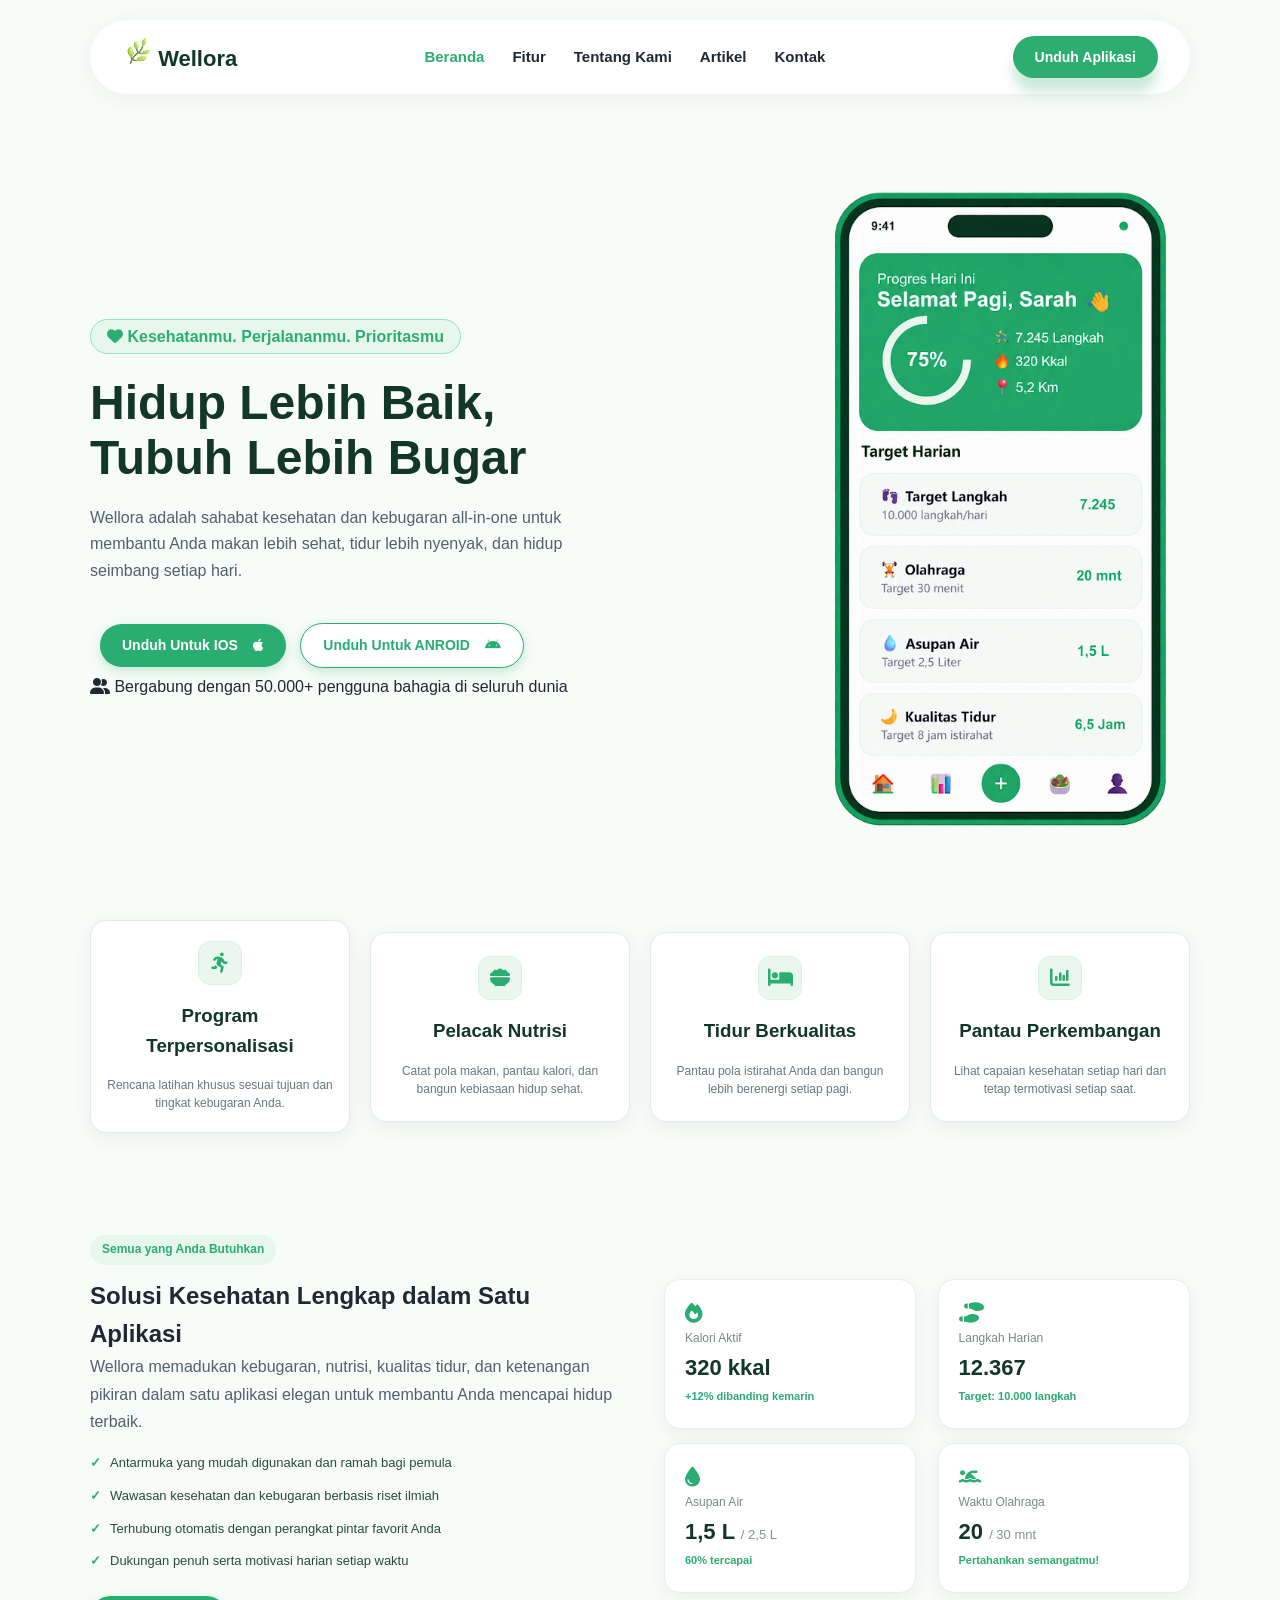
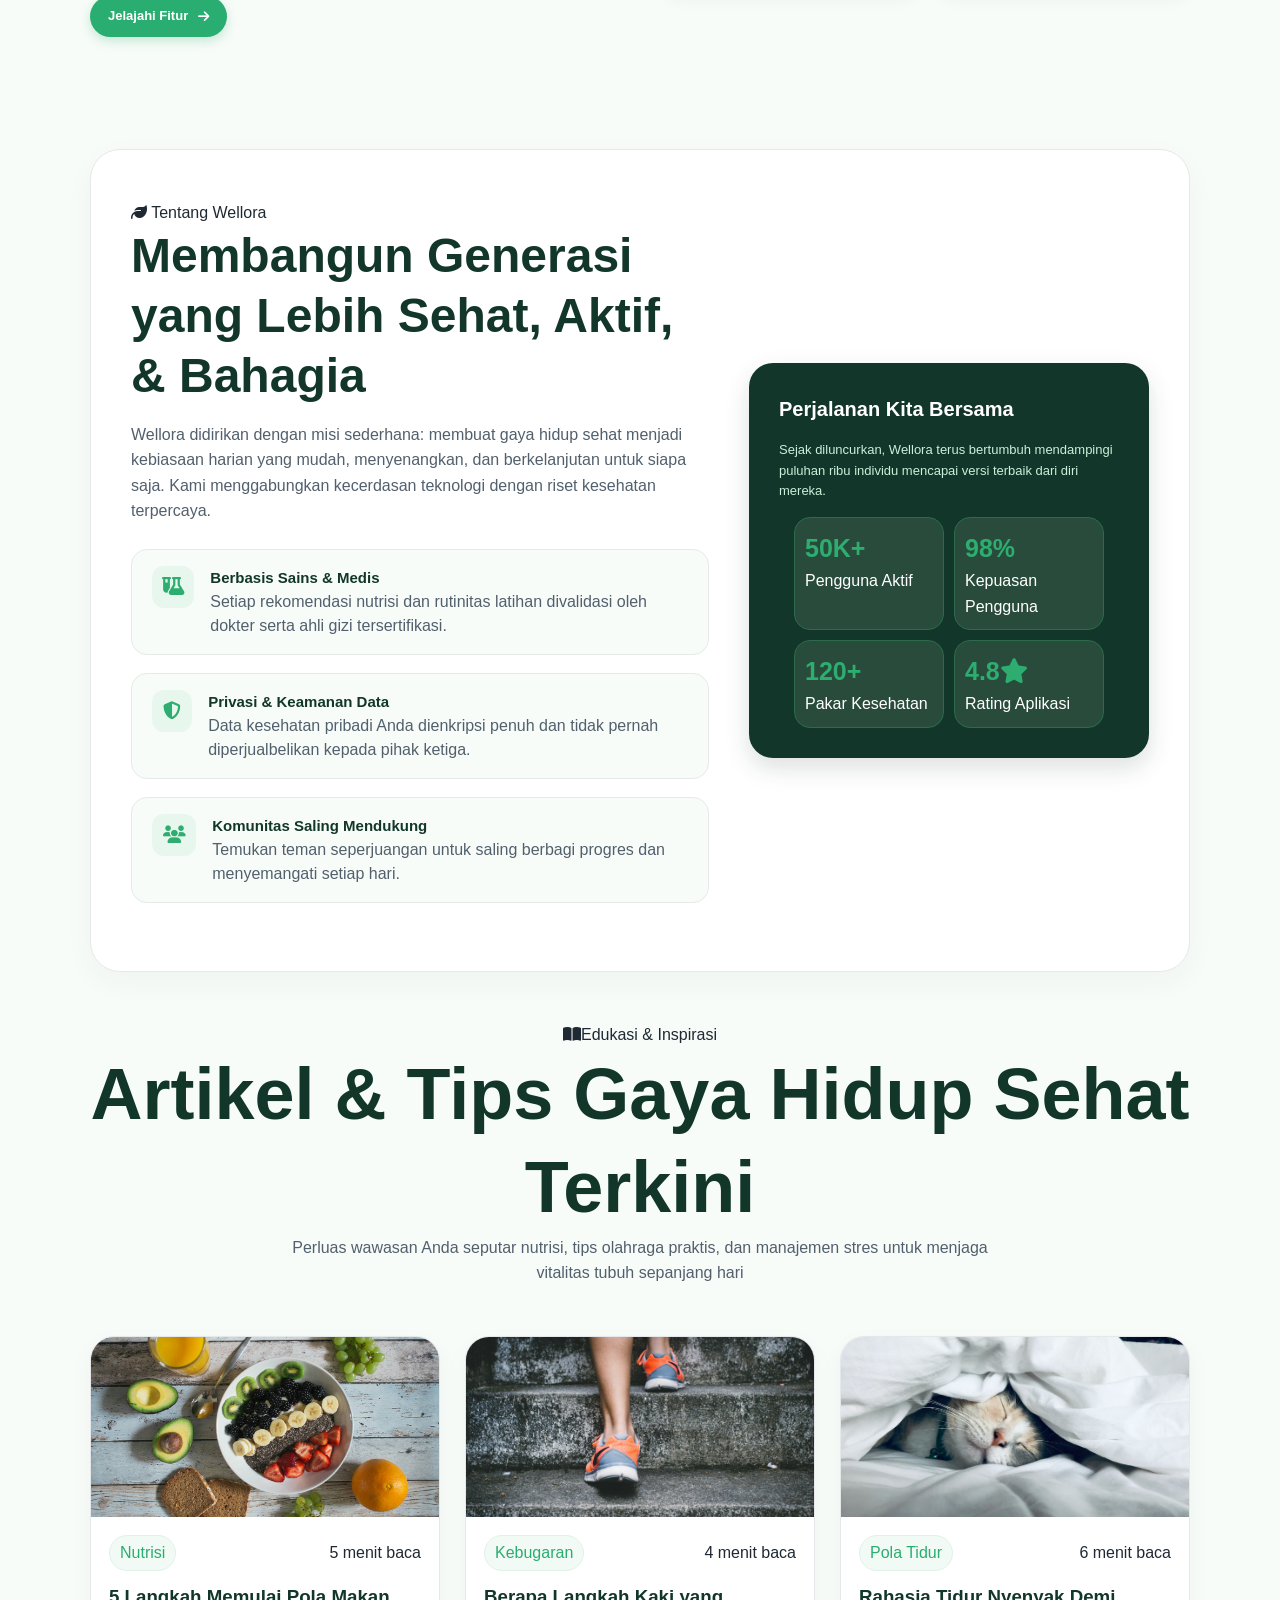
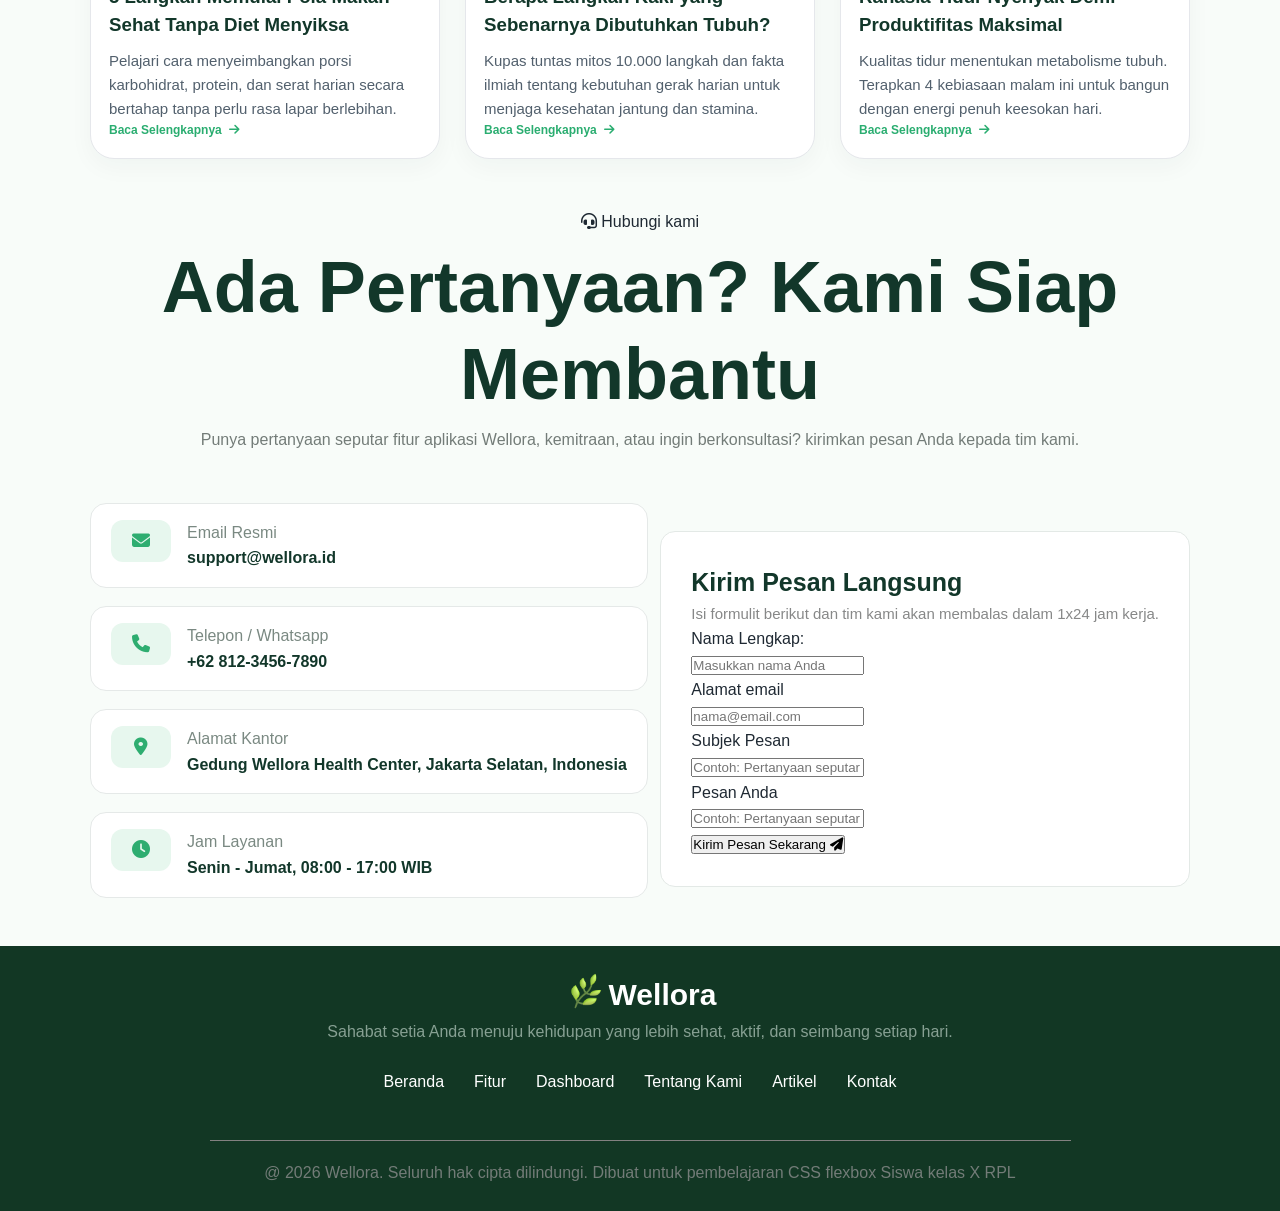
<file: index.html>
<!DOCTYPE html>
<html lang="en">
<head>
    <meta charset="UTF-8">
    <meta name="viewport" content="width=device-width, initial-scale=1.0">
    <title>Wellora</title>
    <link rel="stylesheet" href="style.css">
    <link rel="stylesheet" href="https://cdnjs.cloudflare.com/ajax/libs/font-awesome/6.7.2/css/all.min.css" />
    <link rel="icon" href="asset/logo wellora.png">
</head>
<body>
    <header>
        <!-- logo -->
         <a href="#" class="nav-logo">
            <span class="nav-logo-icon">
            <img src="asset/logo wellora.png" alt="icon wellora" width="30" height="30">
         </span>
         Wellora
         </a>
         

        <!-- menu  -->
         <nav class="nav-menu">
            <a href="#" class="nav-item active"> Beranda </a>
            <a href="#feature" class="nav-item"> Fitur </a>
            <a href="#aboutUs" class="nav-item"> Tentang Kami </a>
            <a href="#blog" class="nav-item"> Artikel </a>
            <a href="#contact" class="nav-item"> Kontak </a>
         </nav>
        <!-- tombol -->
         <div class="nav-button">
            <a href="#" class="btn-unduh"> Unduh Aplikasi </a>
         </div>
    </header>

   <section class="hero">
      <div class="text-hero">
         
         <span class="badge-hero"><i class="fa-solid fa-heart"></i>
             Kesehatanmu. Perjalananmu. Prioritasmu 
         </span>

         <h1 class="judul-hero">
            Hidup Lebih Baik, <br>Tubuh Lebih Bugar
         </h1>

         <p class="deskripsi-hero">Wellora adalah sahabat kesehatan dan kebugaran all-in-one untuk <br>membantu Anda makan lebih sehat, tidur
            lebih nyenyak, dan hidup <br>seimbang setiap hari.</p>

         <div class="button-hero">
            <a href="#" class="btn-hero-ios">Unduh Untuk IOS <i class="fa-brands fa-apple"></i></a>
            <a href="#" class="btn-hero-andro">Unduh Untuk ANROID <i class="fa-brands fa-android"></i></a>
         </div>

         <div class="tagline">
            <i class="fa-solid fa-user-group"></i> Bergabung dengan 50.000+ pengguna bahagia di seluruh dunia
         </div>

      </div>

      <div class="gambar-hero">
         <img src="asset/mobile.png" alt="mobile apps" class="gambar">
      </div>

    </section>

    <section class="second-sec" id="feature">
      <div class="card">
         <span class="card-icon"><i class="fa-solid fa-person-running" aria-hidden="true"></i></span>
         <h3>Program Terpersonalisasi</h3>
         <p>Rencana latihan khusus sesuai tujuan dan tingkat kebugaran Anda.</p>
      </div>

      <div class="card">
         <span class="card-icon"><i class="fa-solid fa-bowl-food" aria-hidden="true"></i></span>
         <h3>Pelacak Nutrisi</h3>
         <p>Catat pola makan, pantau kalori, dan bangun kebiasaan hidup sehat.</p>
      </div>

      <div class="card">
         <span class="card-icon"><i class="fa-solid fa-bed" aria-hidden="true"></i></span>
         <h3>Tidur Berkualitas</h3>
         <p>Pantau pola istirahat Anda dan bangun lebih berenergi setiap pagi.</p>
      </div>

      <div class="card">
          <span class="card-icon"><i class="fa-solid fa-chart-column" aria-hidden="true"></i></span>
         <h3>Pantau Perkembangan</h3>
         <p>Lihat capaian kesehatan setiap hari dan tetap termotivasi setiap saat.</p>
      </div>
    </section>

    <section class="solusi">
        <div class="solusi-box">
            <span class="solusi-badge">Semua yang Anda Butuhkan</span>
            <h2>Solusi Kesehatan Lengkap dalam Satu Aplikasi</h2>
            <p class="solusi-deskripsi">Wellora memadukan kebugaran, nutrisi, kualitas tidur, dan ketenangan pikiran dalam satu aplikasi elegan untuk membantu Anda mencapai hidup terbaik.</p>
            <ul class="solusi-list">
                <li>Antarmuka yang mudah digunakan dan ramah bagi pemula</li>
                <li>Wawasan kesehatan dan kebugaran berbasis riset ilmiah</li>
                <li>Terhubung otomatis dengan perangkat pintar favorit Anda</li>
                <li>Dukungan penuh serta motivasi harian setiap waktu</li>
            </ul>
            <a href="#" class="solusi-button">Jelajahi Fitur <i class="fa-solid fa-arrow-right" aria-hidden="true"></i></a>
        </div>
        <div class="card-grid">
            <article class="sec-card">
                <i class="fa-solid fa-fire"></i>
                <span class="stat-label">Kalori Aktif</span>
                <strong>320 kkal</strong>
                <span class="stat-note">+12% dibanding kemarin</span>
            </article>
            <article class="sec-card">
                <i class="fa-solid fa-shoe-prints stat-icon" aria-hidden="true"></i>
                <span class="stat-label">Langkah Harian</span>
                <strong>12.367</strong>
                <span class="stat-note">Target: 10.000 langkah</span>
            </article>
            <article class="sec-card">
                <i class="fa-solid fa-droplet stat-icon" aria-hidden="true"></i>
                <span class="stat-label">Asupan Air</span>
                <strong>1,5 L <small>/ 2,5 L</small></strong>
                <span class="stat-note">60% tercapai</span>
            </article>
            <article class="sec-card">
                <i class="fa-solid fa-person-swimming stat-icon" aria-hidden="true"></i>
                <span class="stat-label">Waktu Olahraga</span>
                <strong>20 <small>/ 30 mnt</small></strong>
                <span class="stat-note">Pertahankan semangatmu!</span>
            </article>
        </div>
    </section>

    <!-- About Us -->
    <section class="about" id="aboutUs">
      <div class="about-kiri">
         <span class="about-badge">
            <i class="fa-solid fa-leaf"></i> Tentang Wellora
         </span>
         <h2 class="about-title">
            Membangun Generasi yang Lebih Sehat, Aktif, & Bahagia
         </h2>
         <p class="about-desc">
            Wellora didirikan dengan misi sederhana: membuat gaya hidup sehat menjadi kebiasaan harian yang mudah, menyenangkan, dan berkelanjutan untuk siapa saja. Kami menggabungkan kecerdasan teknologi dengan riset kesehatan terpercaya. 
         </p>
         <div class="about-values">
            <!-- value 1 -->
             <div class="value-item">
               <div class="value-icon">
                  <i class="fa-solid fa-flask-vial"></i>
               </div>
               <div class="value-text">
                     <div class="value-title">Berbasis Sains & Medis</div>
                     <div class="value-desc">Setiap rekomendasi nutrisi dan rutinitas latihan divalidasi oleh dokter serta ahli gizi tersertifikasi.</div>
               </div>
             </div>
             <!-- value 2 -->
             <div class="value-item">
               <div class="value-icon">
                  <i class="fa-solid fa-shield-halved"></i>
               </div>
               <div class="value-text">
                     <div class="value-title">Privasi & Keamanan Data</div>
                     <div class="value-desc">Data kesehatan pribadi Anda dienkripsi penuh dan tidak pernah diperjualbelikan kepada pihak ketiga.</div>
               </div>
             </div>
             <!-- value 3 -->
             <div class="value-item">
               <div class="value-icon">
                  <i class="fa-solid fa-users"></i>
               </div>
               <div class="value-text">
                     <div class="value-title">Komunitas Saling Mendukung</div>
                     <div class="value-desc">Temukan teman seperjuangan untuk saling berbagi progres dan menyemangati setiap hari.</div>  
               </div>
             </div>

         </div>
      </div>

      <div class="about-kanan">
         <div class="box-about-kanan">
            <h2 class="title-about-kanan">Perjalanan Kita Bersama</h2>
            <p class="desc-about-kanan">Sejak diluncurkan, Wellora terus bertumbuh mendampingi puluhan ribu individu mencapai versi terbaik dari diri mereka.</p>
            <div class="card-about-kanan">
               <div class="card-item">
                  <div class="card-title">50K+</div>
                  <div class="card-desc">Pengguna Aktif</div>
               </div>
               <div class="card-item">
                  <div class="card-title">98%</div>
                  <div class="card-desc">Kepuasan Pengguna</div>
               </div>
               <div class="card-item">
                  <div class="card-title">120+</div>
                  <div class="card-desc">Pakar Kesehatan</div>
               </div>
               <div class="card-item">
                  <div class="card-title">4.8<i class="fa-solid fa-star"></i></div>
                  <div class="card-desc">Rating Aplikasi</div>
               </div>
            </div>
         </div>
      </div>
   </section>

   <!-- article -->
   <section class="artikel" id="blog">
      <div class="sub-judul-article">
         <i class="fa-solid fa-book-open"></i>Edukasi & Inspirasi
      </div>
      <!-- Judul edu -->
      <div class="artikel-judul">
         <h2>Artikel & Tips Gaya Hidup Sehat Terkini</h2>
      </div>
      <div class="artikel-desc">
         <p>Perluas wawasan Anda seputar nutrisi, tips olahraga praktis, dan manajemen stres untuk menjaga <br>vitalitas tubuh sepanjang hari</p>
      </div>

      <!-- 3card -->
       <div class="artikel-grid">
          <!-- artikel 1 -->
          <div class="artikel-card">
            <div class="artikel-img-box">
               <img src="asset/Pola makan sehat.jpg" alt="Pola Makan Sehat Nutrisi" class="artikel-img" width="600">
            </div>
            <div class="artikel-content">
               <div class="artikel-meta">
                  <span class="artikel-elemen">Nutrisi</span>
                  <span>5 menit baca</span>
               </div>
               <h3 class="artikel-title">
                  5 Langkah Memulai Pola Makan Sehat Tanpa Diet Menyiksa
               </h3>
                   <p class="artikel-snippet">
                  Pelajari cara menyeimbangkan porsi karbohidrat, protein, dan serat harian secara bertahap tanpa perlu rasa lapar berlebihan.
               </p>
               <a href="detail-berita.html?id=0" class="artikel-link">
                  Baca Selengkapnya
                  <i class="fa-solid fa-arrow-right"></i>
               </a>

            </div>
          </div>
          <!-- artikel 2 -->
          <div class="artikel-card">
            <div class="artikel-img-box">
               <img src="asset/kebugaran.jpeg" alt="Kebugaran" class="artikel-img" width="600">
            </div>
            <div class="artikel-content">
               <div class="artikel-meta">
                  <span class="artikel-elemen">Kebugaran</span>
                  <span>4 menit baca</span>
               </div>
               <h3 class="artikel-title">
                  Berapa Langkah Kaki yang Sebenarnya Dibutuhkan Tubuh?
               </h3>
               <p class="artikel-snippet">
                  Kupas tuntas mitos 10.000 langkah dan fakta ilmiah tentang kebutuhan gerak harian untuk menjaga kesehatan jantung dan stamina.
               </p>
               <a href="detail-berita.html?id=1" class="artikel-link">
                  Baca Selengkapnya
                  <i class="fa-solid fa-arrow-right"></i>
               </a>

            </div>
          </div>
          <!-- artikel 3 -->
          <div class="artikel-card">
            <div class="artikel-img-box">
               <img src="asset/pola tidur.jpeg" alt="Pola Tidur" class="artikel-img" width="600">
            </div>
            <div class="artikel-content">
               <div class="artikel-meta">
                  <span class="artikel-elemen">Pola Tidur</span>
                  <span>6 menit baca</span>
               </div>
               <h3 class="artikel-title">
                  Rahasia Tidur Nyenyak Demi Produktifitas Maksimal
               </h3>
               <p class="artikel-snippet">
                  Kualitas tidur menentukan metabolisme tubuh. Terapkan 4 kebiasaan malam ini untuk bangun dengan energi penuh keesokan hari.
               </p>
               <a href="detail-berita.html?id=2" class="artikel-link">
                  Baca Selengkapnya
                  <i class="fa-solid fa-arrow-right"></i>
               </a>

            </div>
          </div>
       </div>

   </section>

   

   <!-- Hubungi kami -->
    <section class="contact" id="contact">
      <div class="top-judul-contact">
         <div class="sub-judul-contact">
            <i class="fa-solid fa-headset"></i> Hubungi kami
         </div>

         <div class="judul-contact">
            <h2>Ada Pertanyaan? Kami Siap Membantu</h2>
         </div>

         <div class="desc-contact">
            <p>Punya pertanyaan seputar fitur aplikasi Wellora, kemitraan, atau ingin berkonsultasi? kirimkan pesan Anda kepada tim kami.</p>
         </div>
      </div>

         <div class="box-contact">
            <div class="contact-kiri">
               <!-- contact 1 -->
               <div class="contact-item">
                  <div class="contact-icon">
                     <i class="fa-solid fa-envelope"></i>
                  </div>
                  <div class="contact-text">
                     <div class="contact-title">Email Resmi</div>
                     <div class="contact-desc">support@wellora.id</div>
                  </div>
               </div>
               <!-- contact 2 -->
                <div class="contact-item">
                  <div class="contact-icon">
                     <i class="fa-solid fa-phone"></i>
                  </div>
                  <div class="contact-text">
                     <div class="contact-title">Telepon / Whatsapp</div>
                     <div class="contact-desc">+62 812-3456-7890</div>
                  </div>
               </div>
               <!-- contact 3 -->
                <div class="contact-item">
                  <div class="contact-icon">
                     <i class="fa-solid fa-location-dot"></i>
                  </div>
                  <div class="contact-text">
                     <div class="contact-title">Alamat Kantor</div>
                     <div class="contact-desc">Gedung Wellora Health Center, Jakarta Selatan, Indonesia</div>
                  </div>
               </div>
               <!-- contact 4 -->
                <div class="contact-item">
                  <div class="contact-icon">
                     <i class="fa-solid fa-clock"></i>
                  </div>
                  <div class="contact-text">
                     <div class="contact-title">Jam Layanan</div>
                     <div class="contact-desc">Senin - Jumat, 08:00 - 17:00 WIB</div>
                  </div>
               </div>

            </div>

            <div class="contact-kanan">
               <div class="judul-contact-kanan">
                  Kirim Pesan Langsung
               </div>
               <div class="sub-contact-kanan">
                  Isi formulit berikut dan tim kami akan membalas dalam 1x24 jam kerja.
               </div>
               <!-- Nama -->
               <div class="input-nama">
                  <form action="" method="POST">
                  <label for="nama">Nama Lengkap:</label><br>
                  <input type="text" id="nama" name="nama" placeholder="Masukkan nama Anda">
                  </form>
               </div>
               <!-- email -->
               <div class="input-email">
                  <form action="" method="POST">
                  <label for="nama">Alamat email</label><br>
                  <input type="email" id="" name="" placeholder="nama@email.com">
                  </form>
               </div>
               <!-- Subjek pesan -->
                <div class="input-subjek">
                  <form action="" method="POST">
                  <label for="nama">Subjek Pesan</label><br>
                  <input type="email" id="" name="" placeholder="Contoh: Pertanyaan seputar fitur">
                  </form>
               </div>
               <!-- pesan -->
                <div class="input-subjek">
                  <form action="" method="POST">
                  <label for="nama">Pesan Anda</label><br>
                  <input type="email" id="" name="" placeholder="Contoh: Pertanyaan seputar fitur">
                  </form>
               </div>
               <!-- tombol kirim --> 
                <button type="button" class="button-kirim">Kirim Pesan Sekarang <i class="fa-solid fa-paper-plane"></i></button>

            </div>
         </div>

    </section>
    <!-- footer -->
      <footer>
         <div class="footer">
            <div class="container-judul-footer">
               <div class="judul-footer"><img src="asset/logo wellora.png" alt="icon-wellora" width="40" height="40"><h2>Wellora</h2></div>
            </div>
            <div class="desc-footer"><p>Sahabat setia Anda menuju kehidupan yang lebih sehat, aktif, dan seimbang setiap hari.</p></div>
            <div class="menu-footer">
               <a href="#" class="menu-item">Beranda</a>
               <a href="#" class="menu-item">Fitur</a>
               <a href="#" class="menu-item">Dashboard</a>
               <a href="#" class="menu-item">Tentang Kami</a>
               <a href="#" class="menu-item">Artikel</a>
               <a href="#" class="menu-item">Kontak</a>
            </div>
            <hr>
            <div class="copyright">
               <div class="desc-copy">@ 2026 Wellora. Seluruh hak cipta dilindungi. Dibuat untuk pembelajaran CSS flexbox Siswa kelas X RPL</div>
            </div>
         </div>
      </footer>

      <button class="btn-back-to-top" id="btnBackToTop" onclick="keAtasHalaman()">
         <i class="fa-solid fa-arrow-up"></i>
      </button>

      <script>
         window.addEventListener('scroll', function() {
            // getElementByID : mengambil elemen html yang memiliki id btnBackToTop
            const btnTop = document.getElementById
            ('btnBackToTop');

            if(window.scrollY > 400){
               btnTop.style.display = 'flex';
            } else {
               btnTop.style.display = 'none';
            }
         });

         function keAtasHalaman(){
            window.scrollTo({
               top : 0, behavior: 'smooth'
               //bergulir halus ke bagian paling atas
            })
         }

      </script>

</body>
</html>
</file>
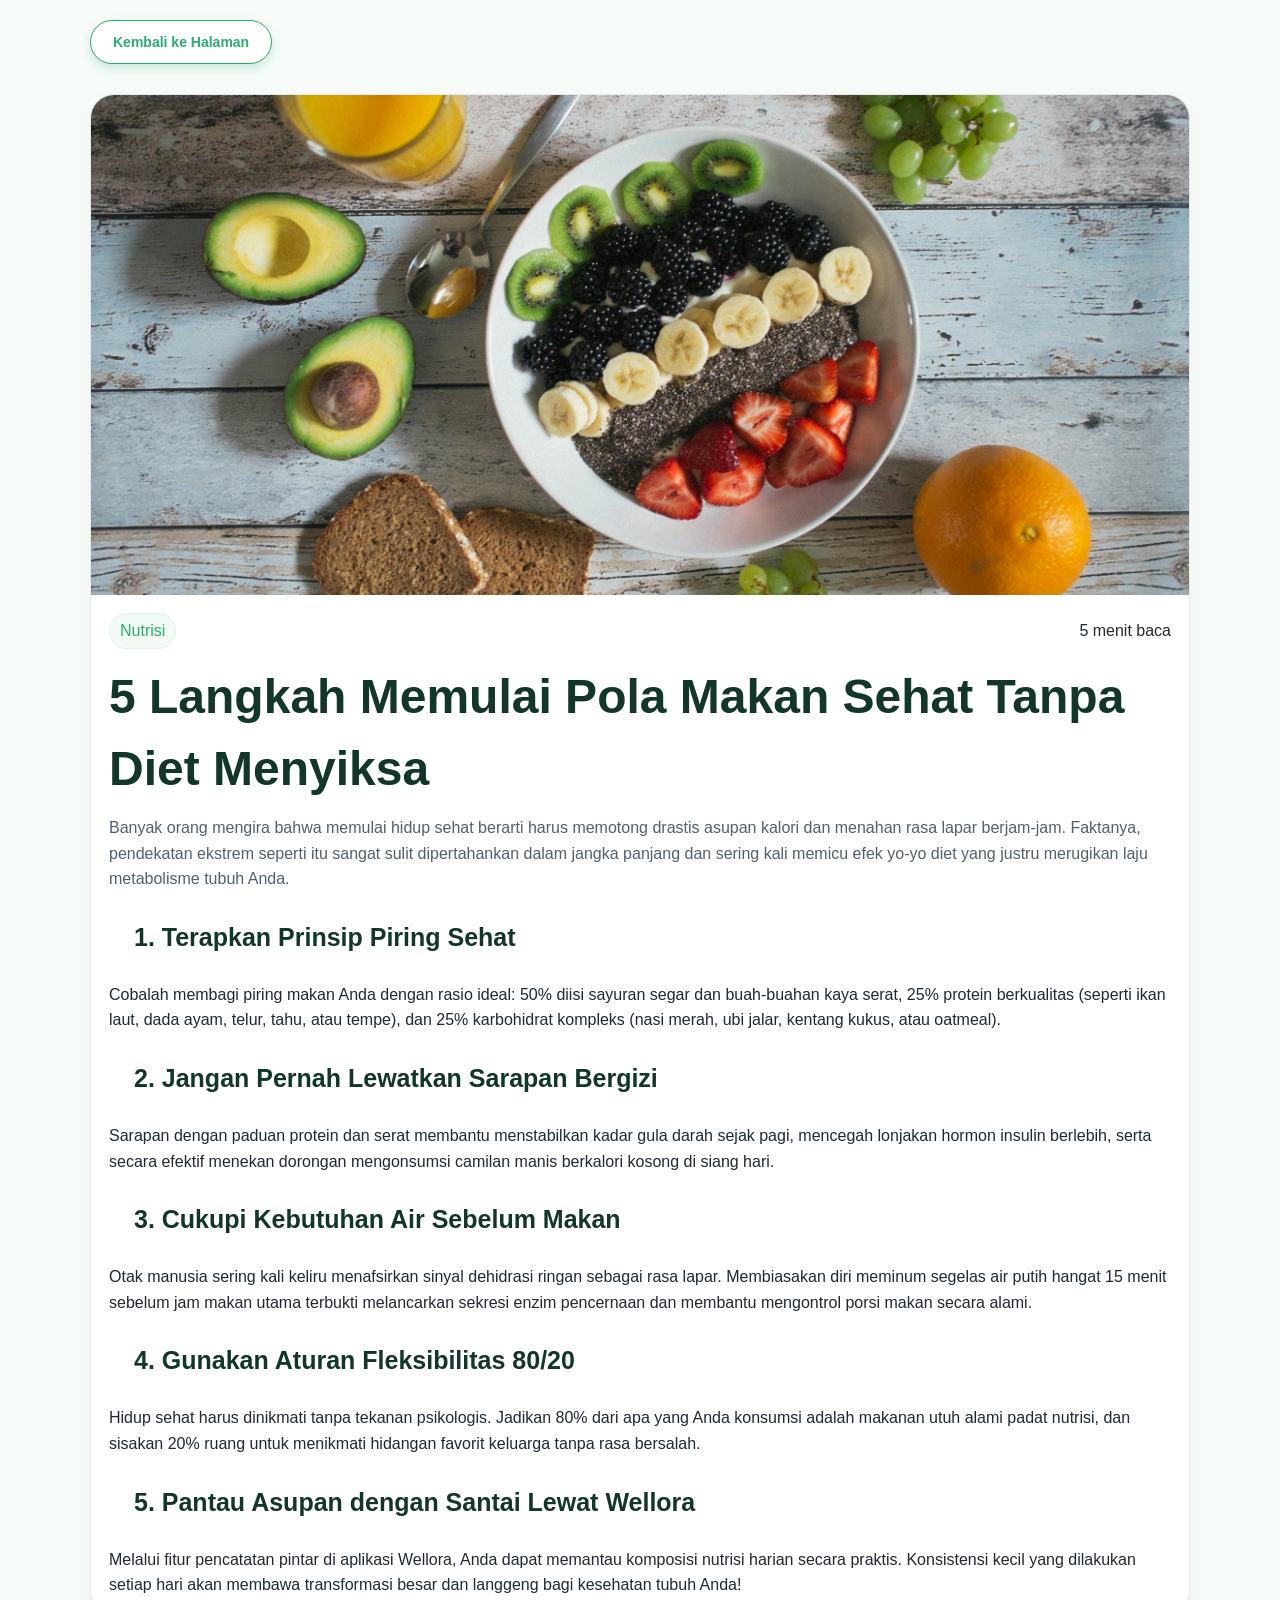
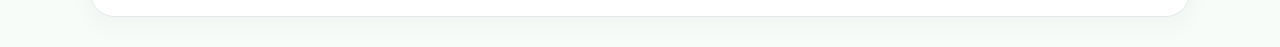
<file: detail-berita.html>
<!DOCTYPE html>
<html lang="en">
<head>
    <meta charset="UTF-8">
    <meta name="viewport" content="width=device-width, initial-scale=1.0">
    <title>Detail Berita</title>
    <link rel="stylesheet" href="style.css">
</head>
<body>
    <div class="top-btn">
        <div class="btn-home">
        <a href="index.html" class="btn-back">Kembali ke Halaman</a>
    </div>
    </div>

    <!-- artikel 1 -->
            <article id="artikel-0" class="article-card-main">
                <div class="berita-card">
            <div class="berita-img-box">
               <img src="asset/Pola makan sehat.jpg" alt="Pola Makan Sehat Nutrisi" class="berita-img" width="600">
            </div>
            <div class="berita-content">
               <div class="berita-meta">
                  <span class="berita-elemen">Nutrisi</span>
                  <i class="fa-regular fa-clock"></i><span>5 menit baca</span>
               </div>
               <h3 class="berita-title">
                  5 Langkah Memulai Pola Makan Sehat Tanpa Diet Menyiksa
               </h3>
                   <p class="berita-snippet">
                    Banyak orang mengira bahwa memulai hidup sehat berarti harus memotong drastis asupan kalori dan menahan rasa lapar berjam-jam. Faktanya, pendekatan ekstrem seperti itu sangat sulit dipertahankan dalam jangka panjang dan sering kali memicu efek yo-yo diet yang justru merugikan laju metabolisme tubuh Anda.
               </p>
               <div class="paragraf-berita">
                <!-- poin 1 -->
               <h3 class="poin-berita">
                1. Terapkan Prinsip Piring Sehat
               </h3>
               <p class="desc-poin">
                Cobalah membagi piring makan Anda dengan rasio ideal: 50% diisi sayuran segar dan buah-buahan kaya serat, 25% protein berkualitas (seperti ikan laut, dada ayam, telur, tahu, atau tempe), dan 25% karbohidrat kompleks (nasi merah, ubi jalar, kentang kukus, atau oatmeal).
               </p>

                <!-- poin 2 -->
               <h3 class="poin-berita">
                2. Jangan Pernah Lewatkan Sarapan Bergizi
               </h3>
               <p class="desc-poin">
                Sarapan dengan paduan protein dan serat membantu menstabilkan kadar gula darah sejak pagi, mencegah lonjakan hormon insulin berlebih, serta secara efektif menekan dorongan mengonsumsi camilan manis berkalori kosong di siang hari.               </p>

                <!-- poin 3 -->
               <h3 class="poin-berita">
                3. Cukupi Kebutuhan Air Sebelum Makan
               </h3>
               <p class="desc-poin">
                Otak manusia sering kali keliru menafsirkan sinyal dehidrasi ringan sebagai rasa lapar. Membiasakan diri meminum segelas air putih hangat 15 menit sebelum jam makan utama terbukti melancarkan sekresi enzim pencernaan dan membantu mengontrol porsi makan secara alami.
                </p>

               <!-- poin 4 -->
               <h3 class="poin-berita">
                4. Gunakan Aturan Fleksibilitas 80/20
               </h3>
               <p class="desc-poin">
                Hidup sehat harus dinikmati tanpa tekanan psikologis. Jadikan 80% dari apa yang Anda konsumsi adalah makanan utuh alami padat nutrisi, dan sisakan 20% ruang untuk menikmati hidangan favorit keluarga tanpa rasa bersalah.
               </p>

               <!-- poin 5 -->
               <h3 class="poin-berita">
                5. Pantau Asupan dengan Santai Lewat Wellora
               </h3>
               <p class="desc-poin">
                Melalui fitur pencatatan pintar di aplikasi Wellora, Anda dapat memantau komposisi nutrisi harian secara praktis. Konsistensi kecil yang dilakukan setiap hari akan membawa transformasi besar dan langgeng bagi kesehatan tubuh Anda!
               </p>
               </div>

            </div>
          </div>
            </article>
          
    </section>
</body>
</html>
</file>
<file: style.css>
/* reset all */
:root{
    --warna-hijau-gelap : #12372a;
    --warna-button : #2ead70;
    --warna-text-desc : #52606d;
    --size-text-desc : 16px;
    --size-judul : 48px;
}

*{
    box-sizing: border-box;
    margin: 0;
    padding: 0;
}

html{
    scroll-behavior: smooth;
}

section{
    scroll-margin-top: 100px;
}

body {
    font-family: 'Segoe UI', Tahoma, Geneva, Verdana, sans-serif;
    background-color: #f8fcf9;
    color: #1f2933;
    line-height: 1.6; /*jarak antar baris*/
}

/*Header*/
header {
    width: 90%;
    max-width: 1100px;
    background-color: white;
    border-radius: 40px;
    box-shadow: 0 4px 20px rgba(18, 55, 42, 0.06);
    margin: 20px auto 30px auto;
    display: flex;
    justify-content: space-between;
    padding: 16px 32px;
}

.nav-logo {
    font-size: 22px;
    font-weight: 800;
    color: var(--warna-hijau-gelap);
    text-decoration: none;
}

.nav-menu {
    display: flex;
    align-items: center;
    gap: 28px;
}

.nav-item {
    color: #1f2933;
    text-decoration: none;
    font-weight: 600;
    font-size: 15px;
}

.nav-item:hover, .nav-item.active{
    color: #2ead70;
    transition: color 0.3s;   
}

.btn-unduh{
    background-color: #2ead70;
    text-decoration: none;
    color: white;
    padding: 10px 22px;
    border-radius: 25px;
    display: flex;
    align-items: center;

    font-size: 14px;
    font-weight: 700;

    box-shadow: 0 14px 12px rgba(46, 173, 112, 0.25); 
}

.btn-unduh:hover{
    background-color: #248c5a;
    transform: translateY(-2px);
    transition: transform 0.3s ease;
}

.hero, .about{
    width: 90%;
    max-width: 1100px;
    margin: 0 auto;
;
    display: flex;
    justify-content: space-between;
    align-items: center;
    gap: 40px;

    padding-top: 40px;
    padding-bottom: 60px;
}

.gambar-hero{

}

.gambar{
    width: 100%;
    max-width: 380px;
    height: auto;
}

.badge-hero{
    background-color: #e7f7ee;
    color: #2ead70;
    font-weight: 700;
    border-radius: 20px;
    padding: 8px 16px;
    border: solid #96e7c0 0.1px;
}

.judul-hero{
    color: #123724;
    font-size: var(--size-judul);
    font-weight: 800;
    line-height: 1.15;
    margin-top: 25px;
    margin-bottom: 20px;
}

.deskripsi-hero{
    margin: 16px 0px 16px 0;
    color: #52606d;
    line-height: 1.65;
    font-size: var(--size-text-desc);
    margin-bottom: 30px;
}

.button-hero{
    height: 60px;
    gap: 10px;
}

.btn-hero-ios{
    background-color: #2aad70;
    padding: 10px 22px;
    border-radius: 25px;
    color: white ;
    text-decoration: none;
    font-weight: 700;
    font-size: 14px;
    align-items: center;
    box-shadow: 0 4px 12px rgba(46, 173, 112, 0.25);
    gap: 15px;
    margin: 10px;
    display: inline-flex;
    transition: background-color 0.3s ease;
}

.btn-hero-ios:hover {
    background-color: #248c5a;
    transform: translateY(-3px);
    transition: transform 0.3s ease;
    box-shadow: 0 7px 16px rgba(46, 173, 112, 0.3);
}

.btn-hero-andro{
    background-color: white ;
    padding: 10px 22px;
    border-radius: 25px;
    color: #2aad70 ;
    text-decoration: none;
    font-weight: 700;
    font-size: 14px;
    align-items: center;
    box-shadow: 0 4px 12px rgba(46, 173, 112, 0.25);
    border: 1px solid #2aad70;
    gap: 15px;
    display: inline-flex;
    transition: background-color 0.3s ease;
}

.btn-hero-andro:hover {
    background-color: #cbefdb;
    transform: translateY(-3px);
    transition: transform 0.3s ease;
    box-shadow: 0 7px 16px rgba(46, 173, 112, 0.2);
}

.second-sec{
    display: flex;
    align-items: center;
    justify-content: center;
    flex-wrap: nowrap;
    gap: 20px;
    width: 90%;
    max-width: 1100px;
    margin: 0 auto 60px;
}

.card{
    display: flex;
    flex-direction: column;
    align-items: center;
    justify-content: center;
    width: 25%;
    min-height: 190px;
    padding: 20px 16px;
    background-color: #ffffff;
    border: 1px solid #e2e8f0;
    border-radius: 16px;
    box-shadow: 0 5px 18px rgba(18, 55, 42, 0.07);
    gap: 16px;
    color: var(--warna-hijau-gelap);
    text-align: center;
    transition: transform 0.2s ease;
}

.card:hover{
    background-color: #ffffff;
    transform: translateY(-4px);
    box-shadow: 0 10px 24px rgba(18, 55, 42, 0.12);
}

.card h2 {
    font-size: 16px;
    line-height: 1.35;
}

.card p {
    color: #687780;
    font-size: 12px;
    line-height: 1.5;
}

.card-icon {
    display: grid;
    place-items: center;
    width: 44px;
    height: 44px;
    border: 1px solid #d9f2e3;
    border-radius: 12px;
    color: #2aad70;
    font-size: 20px;
    background-color: #eaf7ef;
}

/* Section 3 */

.solusi {
    display: flex;
    justify-content: space-between;
    align-items: center;
    gap: 48px;
    width: 90%;
    max-width: 1100px;
    margin: 0 auto 70px;
    padding: 42px 0;
}

.solusi-box {
    width: 48%;
}

.solusi-badge {
    display: inline-block;
    margin-bottom: 12px;
    padding: 5px 12px;
    border-radius: 20px;
    background: #e7f7ee;
    color: #2aad70;
    font-size: 12px;
    font-weight: 700;
}

.solusi-copy h2 {
    max-width: 480px;
    margin-bottom: 12px;
    color: var(--warna-hijau-gelap);
    font-size: 32px;
    line-height: 1.2;
}

.solusi-deskripsi {
    margin-bottom: 18px;
    color: #52606d;
    font-size: var(--size-text-desc);
    line-height: 1.7;
}

.solusi-list {
    display: flex;
    flex-direction: column;
    gap: 12px;
    margin-bottom: 24px;
    padding: 0;
    color: #294b3c;
    font-size: 13px;
    list-style: none;
}

.solusi-list li::before {
    content: "✓";
    margin-right: 9px;
    color: #2aad70;
    font-weight: 800;
}

.solusi-button {
    display: inline-flex;
    align-items: center;
    gap: 10px;
    padding: 10px 18px;
    border-radius: 24px;
    background: #2aad70;
    box-shadow: 0 4px 12px rgba(46, 173, 112, 0.25);
    color: #fff;
    font-size: 13px;
    font-weight: 700;
    text-decoration: none;
    transition: background-color 0.2s ease, transform 0.2s ease;
}

.solusi-button:hover {
    transform: translateY(-2px);
    transition: transform 0.3s ease;
    background: #248c5a;
}

.card-grid {
    display: flex;
    flex-wrap: wrap;
    justify-content: space-between;
    gap: 14px;
    width: 48%;
}

.sec-card {
    display: flex;
    min-height: 150px;
    flex-direction: column;
    align-items: flex-start;
    justify-content: center;
    gap: 6px;
    padding: 20px;
    border: 1px solid #e8efeb;
    border-radius: 16px;
    background: #fff;
    box-shadow: 0 5px 18px rgba(18, 55, 42, 0.06);
    width: 48%;
    color: #7a8982;
    font-size: 12px;
}

.sec-card i {
    color: #2aad70;
    font-size: 20px;
}

.sec-card strong {
    color: var(--warna-hijau-gelap);
    font-size: 22px;
    line-height: 1.25;
}

.sec-card strong small {
    color: #83918a;
    font-size: 13px;
    font-weight: 500;
}

.sec-card strong + span {
    color: #2aad70;
    font-size: 11px;
    font-weight: 600;
}

/* about */

.about{
    background-color: white;
    border-radius: 30px;
    box-shadow: 0 10px 30px rgba(18, 55, 42, 0.04);
    border: 1px solid #e5e9e8;
    padding: 50px 40px;
    margin-bottom: 50px;
}

.about-kiri{
}

.about-title{
    font-size: var(--size-judul);
    color: var(--warna-hijau-gelap);
    font-weight: 800;
    line-height: 1.25;
    margin-bottom: 16px;
}

.about-desc{
    font-size: var(--size-text-desc);
    color: #52606d;
    line-height: 1.6;
    margin-bottom: 25px;
}

.value-item{
    display: flex;
    gap: 16px;
    background-color: #f8fcf9;
    padding: 16px 20px;
    border-radius: 16px;
    border: 1px solid #e5e9e8;
    margin-bottom: 18px;
}

.value-icon{
    border-radius: 12px;
    font-size: 18px;
    background-color: #e7f7ee;
    color: #2ead70;
    width: 60px;
    height: 42px;

    display: flex;
    align-items: center;
    justify-content: center;
}

.value-title{
    font-weight: 700;
    font-size: 15px;
    color: var(--warna-hijau-gelap);
}

.value-desc{
    color: #52606d;
    font-size: var(--size-text-desc);
    line-height: 1.5;
}

.box-about-kanan{
    background-color: var(--warna-hijau-gelap);
    color: white;
    padding: 30px;
    border-radius: 24px;
    box-shadow: 0 10px 25px rgba(18, 55, 42, 0.15);

    width: 400px;
}

.title-about-kanan{
    margin-bottom: 15px;
    color: white;
    font-weight: 800;
    font-size: 20px;
}

.desc-about-kanan{
    font-size: 13px;
    color: #cbefdb;
    margin-bottom: 15px;
}

.card-about-kanan{
    display: flex;
    flex-wrap: wrap;
    justify-content: center;
    gap : 10px
}

.card-item{
    background-color: #294b3c;
    padding: 10px 10px;
    border-radius: 16px;
    border: 1px solid #2c6b4c;

    width: 150px;
}

.card-item:hover{
    transform: translateY(-2px);
    transition: transform 0.3s ease;
}

.card-title{
    color: #2ead70;
    font-size: 25px;
    font-weight: 800;
}

.card-desc{
    color: white;
    font-size: var(--size-text-desc);
}

.contact{
    width: 90%;
    max-width: 1100px;
    margin: 0 auto;
    margin-bottom: 30px;
}

.top-judul-contact{
    display: flex;
    flex-direction: column;
    align-items: center;
}

.sub-judul-contact{
    margin-top: 50px;
}

.judul-contact{
    color: var(--warna-hijau-gelap);
    font-size: var(--size-judul);
    font-weight: 800;
    line-height: 1.2;
    margin: 10px;
    text-align: center;
}

.desc-contact{
    color: #737c78;
    font-size: var(--size-text-desc);
    margin-bottom: 50px;
}

.contact-kiri{
    display: flex;
    flex-direction: column;
}

.contact-item{
    display: flex;
    gap: 16px;
    background-color: #ffffff;
    padding: 16px 20px;
    border-radius: 16px;
    border: 1px solid #e5e9e8;
    margin-bottom: 18px;
}

.contact-icon{
    border-radius: 12px;
    font-size: 18px;
    background-color: #e7f7ee;
    color: #2ead70;
    width: 60px;
    height: 42px;

    display: flex;
    align-items: center;
    justify-content: center;
}

.contact-title{
    color: #7a8982;
}

.contact-desc{
    color: var(--warna-hijau-gelap);
    font-weight: 700;
    font-size: var(--size-text-desc);
    line-height: 1.5x;
}

.box-contact{
    display: flex;
    justify-content: space-between;
    align-items: center;
    margin: auto;
}

.contact-kanan{
    background-color: #ffffff;
    padding: 30px;
    border-radius: 15px;
    border: 1px solid #e3e9e6;
}

.judul-contact-kanan{
    font-size: 25px;
    font-weight: 800;
    color: var(--warna-hijau-gelap);

}

.sub-contact-kanan{
    font-size: 15px;
    color: #878888;
}

.button-kirim{
    
}

.footer{
    background-color: #123724;
    display: flex;
    flex-direction: column;
    align-items: center;
    padding: 25px;
}

.container-judul-footer{
}

.judul-footer{
    color: white;
    font-weight: 700;
    font-size: 20px;
    display: flex;
    gap: 5px;
}

.desc-footer{
    color: #87a093;
    font-size: var(--size-text-desc); 
}

hr {
    border: none;
    height: 0.5px;
    background-color: #838181;
    width: 70%;
    margin: 20px auto;
}

.menu-footer{
    display: flex;
    justify-content: center;
    gap: 30px;
}

.menu-item{
    color: white;
    text-decoration: none;
    padding: 25px 0px 25px 0px;
    font-weight: 500;
}

.desc-copy{
    color: #737c78;
}

.btn-back-to-top{
    position: fixed;
    bottom: 30px;
    right: 30px;
    width: 48px;
    height: 48px;
    background-color: #2aad70;
    color: white;
    border: none;
    border-radius: 50%;
    align-items: center;
    justify-content: center;
    font-size: 18px;
    cursor: pointer;
    box-shadow: 0 6px 18px rgba(46, 173, 112, 0.4);
    z-index: 999;
    transition: all 0.2s ease;
    display: none;
}

.btn-back-to-top:hover{
    background-color: var(--warna-hijau-gelap);
    transform: translateY(-3px);
}

.artikel{
    display: flex;
    flex-direction: column;
    align-items: center;
    width: 90%;
    max-width: 1100px;
    margin: 0 auto;
}

.sub-judul-article{
    
}

.artikel-judul{
    font-size: var(--size-judul);
    color: var(--warna-hijau-gelap);
    line-height: 1.3;
    font-weight: 700;
    text-align: center;
}

.artikel-desc{
    font-size: var(--size-text-desc);
    color: var(--warna-text-desc);
    text-align: center;
    margin-bottom: 50px;
}

.artikel-card{
    background-color: white;
    border-radius: 24px;
    border: 1px solid #e5e7eb;
    box-shadow: 0 8px 24px rgba(18, 55, 42, 0.04);
    transition: transform 0.2s ease, box-shadow 0.2s ease;
    overflow: hidden;
}

.artikel-card:hover{
    transform: translateY(-5px);
    box-shadow: 0 14px 30px rgba(18, 55, 42, 0.08);
}

.artikel-grid{
    display: grid;
    grid-template-columns: repeat(3, 1fr);
    width: 100%;
    gap: 25px;
}

.artikel-img-box{
    width: 100%;
    height: 180px;
    background-color: #e7f7ee;
    overflow: hidden;
}

.artikel-img {
    width: 100%;
    height: 180px;
    overflow: hidden;
    background-color: #e7f7ee;
    transition: transform 0.3s ease;
    object-fit: cover;
}

.artikel-img:hover{
    transform: scale(1.06);
}

.artikel-content {
    display: flex;
    flex-direction: column;
    align-items: flex-start;
    padding: 18px;
}

.artikel-meta {
    display: flex;
    width: 100%;
    align-items: center;
    justify-content: space-between;
    gap: 8px;
    margin-bottom: 12px;
}

.artikel-elemen{
    padding: 4px 10px;
    border: 1px solid #e1f2e8;
    border-radius: 20px;
    background: #f1faf4;
    color: #2aad70;
    font-size: var(--size-text-desc);
    font-weight: 500;
}

.artikel-title{
    color: var(--warna-hijau-gelap);
    line-height: 1.5;
    margin-bottom: 10px;
}

.artikel-snippet{
    color: var(--warna-text-desc);
    font-size: 15px;
}

.artikel-link{
    display: inline-flex;
    align-items: center;
    gap: 7px;
    margin-top: auto;
    color: #2aad70;
    font-size: 12px;
    font-weight: 700;
    text-decoration: none;
}

/* HTML DETAIL BERITA */

.top-btn{
    width: 90%;
    max-width: 1100px;
    margin: 20px auto 30px auto;
    display: flex;
}

.btn-back{
    background-color: white ;
    padding: 10px 22px;
    border-radius: 25px;
    color: #2aad70 ;
    text-decoration: none;
    font-weight: 700;
    font-size: 14px;
    align-items: center;
    box-shadow: 0 4px 12px rgba(46, 173, 112, 0.25);
    border: 1px solid #2aad70;
    gap: 15px;
    display: inline-flex;
    transition: background-color 0.3s ease;
}

.btn-back:hover{
    background-color: #2aad70;
    color: white;
    transform: translateY(-3px);
    transition: transform 0.3s ease;
    box-shadow: 0 7px 16px rgba(46, 173, 112, 0.2);
}

.berita{
    width: 90%;
    max-width: 1100px;
    margin: 0 auto;
    display: flex;
}

.berita{
    display: flex;
    flex-direction: column;
    align-items: center;
    width: 90%;
    max-width: 1100px;
    margin: 0 auto;
}

.sub-judul-article{
    
}

.berita-card{
    width: 90%;
    max-width: 1100px;
    margin: 20px auto 30px auto;
    background-color: white;
    border-radius: 24px;
    border: 1px solid #e5e7eb;
    box-shadow: 0 8px 24px rgba(18, 55, 42, 0.04);
    overflow: hidden;
}

.berita-grid{
    display: grid;
    grid-template-columns: repeat(3, 1fr);
    width: 100%;
    gap: 25px;
}

.berita-img-box{
    width: 100%;
    height: 500px;
    background-color: #e7f7ee;
    overflow: hidden;
}

.berita-img {
    width: 100%;
    height: 100%;
    overflow: hidden;
    background-color: #e7f7ee;
    transition: transform 0.3s ease;
    object-fit: cover;
}

.berita-img:hover{
    transform: scale(1.06);
}

.berita-content {
    display: flex;
    flex-direction: column;
    align-items: flex-start;
    padding: 18px;
}

.berita-meta {
    display: flex;
    width: 100%;
    align-items: center;
    justify-content: space-between;
    gap: 8px;
    margin-bottom: 12px;
}

.berita-elemen{
    padding: 4px 10px;
    border: 1px solid #e1f2e8;
    border-radius: 20px;
    background: #f1faf4;
    color: #2aad70;
    font-size: var(--size-text-desc);
    font-weight: 500;
}

.berita-title{
    color: var(--warna-hijau-gelap);
    font-size: var(--size-judul);
    line-height: 1.5;
    margin-bottom: 10px;
}

.paragraf-berita{
}

.berita-snippet{
    color: var(--warna-text-desc);
    font-size: var(--size-text-desc);
}

.poin-berita{
    color: var(--warna-hijau-gelap);
    font-size: 25px;
    margin: 25px;
}

.desc-berita{
    color: var(--warna-text-desc);
    font-size: var(--size-text-desc);
}
</file>
